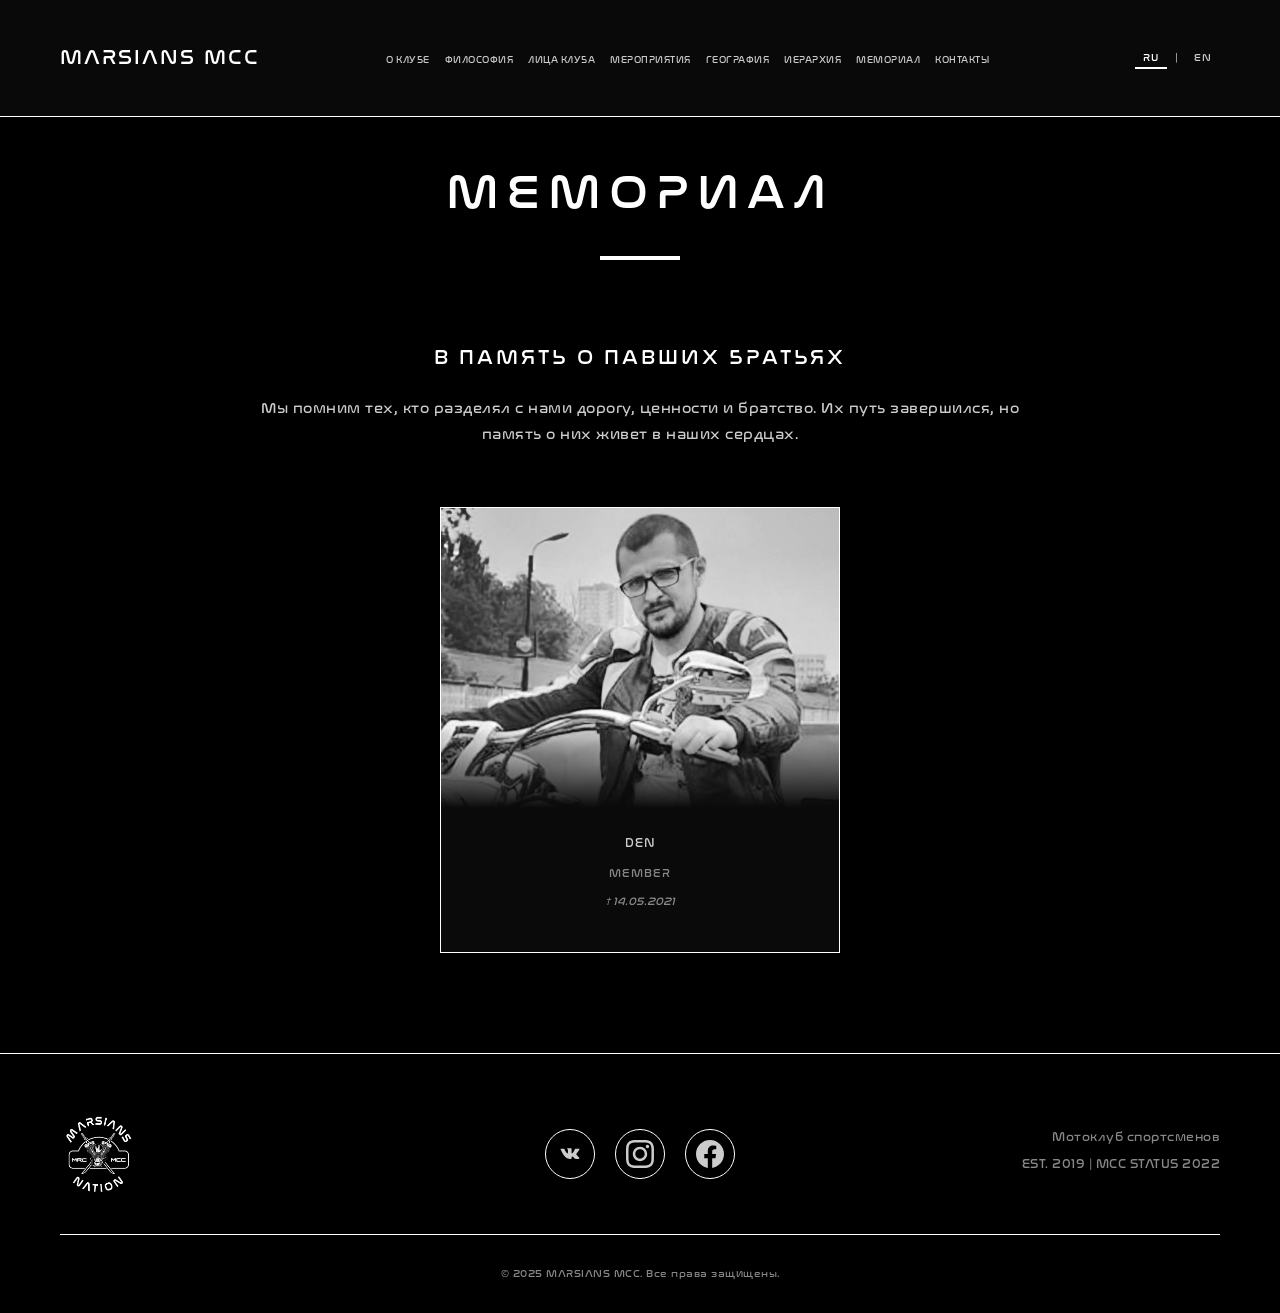
<file: memorial.html>
<!DOCTYPE html>
<html lang="ru">
<head>
    <!-- Google tag (gtag.js) -->
    <script async src="https://www.googletagmanager.com/gtag/js?id=G-VY75K21KX2"></script>
    <script>
      window.dataLayer = window.dataLayer || [];
      function gtag(){dataLayer.push(arguments);}
      gtag('js', new Date());

      gtag('config', 'G-VY75K21KX2');
    </script>

    <meta charset="UTF-8">
    <meta name="viewport" content="width=device-width, initial-scale=1.0">
    <meta name="description" content="Мемориал MARSIANS MCC - В память о павших братьях. Мы помним тех, кто разделял с нами дорогу, ценности и братство">
    <meta name="keywords" content="мемориал, память, MARSIANS MCC, мотоклуб, братство">
    <meta name="author" content="MARSIANS MCC">
    <meta name="theme-color" content="#000000">

    <!-- Canonical URL -->
    <link rel="canonical" href="https://marsians.info/memorial.html">

    <!-- Open Graph / Facebook -->
    <meta property="og:type" content="website">
    <meta property="og:url" content="https://marsians.info/memorial.html">
    <meta property="og:title" content="Мемориал - MARSIANS MCC">
    <meta property="og:description" content="В память о павших братьях. Мы помним тех, кто разделял с нами дорогу, ценности и братство">
    <meta property="og:image" content="https://marsians.info/images/marsians-logo-new.jpg">
    <meta property="og:locale" content="ru_RU">
    <meta property="og:locale:alternate" content="en_US">
    <meta property="og:site_name" content="MARSIANS MCC">

    <!-- Twitter Card -->
    <meta name="twitter:card" content="summary_large_image">
    <meta name="twitter:url" content="https://marsians.info/memorial.html">
    <meta name="twitter:title" content="Мемориал - MARSIANS MCC">
    <meta name="twitter:description" content="В память о павших братьях. Мы помним тех, кто разделял с нами дорогу, ценности и братство">
    <meta name="twitter:image" content="https://marsians.info/images/marsians-logo-new.jpg">

    <title>Мемориал - MARSIANS MCC</title>

    <!-- Favicons -->
    <link rel="icon" type="image/png" sizes="32x32" href="images/favicon-32.png">
    <link rel="icon" type="image/png" sizes="16x16" href="images/favicon-16.png">
    <link rel="apple-touch-icon" sizes="192x192" href="images/favicon-192.png">
    <link rel="manifest" href="site.webmanifest">

    <link rel="stylesheet" href="css/nasalization.css">
    <link rel="stylesheet" href="css/style.css?v=1771849461">
</head>
<body>
    <!-- Header -->
    <header class="header">
        <div class="container">
            <nav class="nav">
                <div class="logo">
                    <a href="index.html" style="display: flex; align-items: baseline; gap: 8px; text-decoration: none;">
                        <span class="logo-text">MARSIANS</span>
                        <span class="logo-mcc">MCC</span>
                    </a>
                </div>
                <ul class="nav-menu">
                    <li><a href="index.html#about" data-i18n="nav.about">О клубе</a></li>
                    <li><a href="index.html#philosophy" data-i18n="nav.philosophy">Философия</a></li>
                    <li><a href="index.html#members" data-i18n="nav.members">Лица клуба</a></li>
                    <li><a href="events.html" data-i18n="nav.events">Мероприятия</a></li>
                    <li><a href="index.html#geography" data-i18n="nav.geography">География</a></li>
                    <li><a href="index.html#membership" data-i18n="nav.membership">Членство</a></li>
                    <li><a href="memorial.html" data-i18n="nav.memorial">Мемориал</a></li>
                    <li><a href="index.html#contact" data-i18n="nav.contact">Контакты</a></li>
                </ul>
                <div class="lang-switcher">
                    <button class="lang-btn active" data-lang="ru">RU</button>
                    <span class="lang-divider">|</span>
                    <button class="lang-btn" data-lang="en">EN</button>
                </div>
                <div class="burger">
                    <span></span>
                    <span></span>
                    <span></span>
                </div>
            </nav>
        </div>
    </header>

    <!-- Memorial Section -->
    <section id="memorial" class="memorial page-section">
        <div class="container">
            <div class="section-header">
                <h2 class="section-title" data-i18n="memorial.title">Мемориал</h2>
                <div class="title-line"></div>
            </div>
            <div class="memorial-content">
                <div class="memorial-intro">
                    <h3 class="memorial-subtitle" data-i18n="memorial.subtitle">В память о павших братьях</h3>
                    <p class="memorial-description" data-i18n="memorial.description">Мы помним тех, кто разделял с нами дорогу, ценности и братство. Их путь завершился, но память о них живет в наших сердцах.</p>
                </div>
                <div id="memorial-container" class="memorial-grid">
                    <!-- Memorial cards will be loaded dynamically from data/memorial.json -->
                </div>
            </div>
        </div>
    </section>

    <!-- Footer -->
    <footer class="footer">
        <div class="container">
            <div class="footer-content">
                <div class="footer-logo">
                    <img src="images/marsians-logo-new.jpg" alt="MARSIANS MCC - MARSIANS NATION">
                </div>
                <div class="footer-info">
                    <p data-i18n="footer.subtitle">Мотоклуб спортсменов</p>
                    <p>EST. 2019 | MCC STATUS 2022</p>
                </div>
                <div class="footer-socials">
                    <a href="http://vk.com/marsians_mcc" class="social-link" aria-label="VKontakte">
                        <svg viewBox="0 0 24 24" fill="currentColor" xmlns="http://www.w3.org/2000/svg">
                            <path d="M12.785 16.241s.288-.032.436-.193c.136-.148.131-.425.131-.425s-.019-1.297.582-1.488c.593-.188 1.354 1.254 2.161 1.808.612.42 1.078.328 1.078.328l2.167-.03s1.133-.07.596-.962c-.044-.073-.314-.661-1.613-1.87-1.36-1.266-1.178-1.061.46-3.254.999-1.338 1.398-2.154 1.274-2.503-.118-.333-.849-.245-.849-.245l-2.439.015s-.181-.025-.315.056c-.131.079-.216.263-.216.263s-.387 1.03-.903 1.906c-1.087 1.848-1.523 1.947-1.7 1.832-.412-.267-.309-1.073-.309-1.645 0-1.788.271-2.533-.528-2.726-.266-.064-.461-.106-1.14-.113-.87-.009-1.605.003-2.021.207-.277.136-.491.439-.361.456.161.022.525.098.718.361.249.339.24 1.102.24 1.102s.143 2.105-.334 2.366c-.328.179-.777-.187-1.742-1.862-.494-.854-.867-1.798-.867-1.798s-.072-.176-.2-.271c-.155-.114-.372-.15-.372-.15l-2.318.015s-.348.01-.476.161c-.114.134-.009.411-.009.411s1.816 4.25 3.873 6.395c1.885 1.968 4.025 1.839 4.025 1.839h.971z"/>
                        </svg>
                    </a>
                    <a href="https://instagram.com/marsians.mcc" class="social-link" aria-label="Instagram">
                        <svg viewBox="0 0 24 24" fill="currentColor" xmlns="http://www.w3.org/2000/svg">
                            <path d="M12 2.163c3.204 0 3.584.012 4.85.07 3.252.148 4.771 1.691 4.919 4.919.058 1.265.069 1.645.069 4.849 0 3.205-.012 3.584-.069 4.849-.149 3.225-1.664 4.771-4.919 4.919-1.266.058-1.644.07-4.85.07-3.204 0-3.584-.012-4.849-.07-3.26-.149-4.771-1.699-4.919-4.92-.058-1.265-.07-1.644-.07-4.849 0-3.204.013-3.583.07-4.849.149-3.227 1.664-4.771 4.919-4.919 1.266-.057 1.645-.069 4.849-.069zm0-2.163c-3.259 0-3.667.014-4.947.072-4.358.2-6.78 2.618-6.98 6.98-.059 1.281-.073 1.689-.073 4.948 0 3.259.014 3.668.072 4.948.2 4.358 2.618 6.78 6.98 6.98 1.281.058 1.689.072 4.948.072 3.259 0 3.668-.014 4.948-.072 4.354-.2 6.782-2.618 6.979-6.98.059-1.28.073-1.689.073-4.948 0-3.259-.014-3.667-.072-4.947-.196-4.354-2.617-6.78-6.979-6.98-1.281-.059-1.69-.073-4.949-.073zm0 5.838c-3.403 0-6.162 2.759-6.162 6.162s2.759 6.163 6.162 6.163 6.162-2.759 6.162-6.163c0-3.403-2.759-6.162-6.162-6.162zm0 10.162c-2.209 0-4-1.79-4-4 0-2.209 1.791-4 4-4s4 1.791 4 4c0 2.21-1.791 4-4 4zm6.406-11.845c-.796 0-1.441.645-1.441 1.44s.645 1.44 1.441 1.44c.795 0 1.439-.645 1.439-1.44s-.644-1.44-1.439-1.44z"/>
                        </svg>
                    </a>
                    <a href="https://www.facebook.com/61574670457330/" class="social-link" aria-label="Facebook">
                        <svg viewBox="0 0 24 24" fill="currentColor" xmlns="http://www.w3.org/2000/svg">
                            <path d="M24 12.073c0-6.627-5.373-12-12-12s-12 5.373-12 12c0 5.99 4.388 10.954 10.125 11.854v-8.385H7.078v-3.47h3.047V9.43c0-3.007 1.792-4.669 4.533-4.669 1.312 0 2.686.235 2.686.235v2.953H15.83c-1.491 0-1.956.925-1.956 1.874v2.25h3.328l-.532 3.47h-2.796v8.385C19.612 23.027 24 18.062 24 12.073z"/>
                        </svg>
                    </a>
                </div>
            </div>
            <div class="footer-bottom">
                <p>&copy; 2025 MARSIANS MCC. <span data-i18n="footer.copyright">Все права защищены.</span></p>
            </div>
        </div>
    </footer>

    <script src="js/i18n.js"></script>
    <script src="js/script.js"></script>
    <script src="js/memorial.js"></script>
    <script>
        // Initialize i18n when page loads
        document.addEventListener('DOMContentLoaded', () => {
            window.i18n.init();
            loadMemorial();
        });
    </script>
</body>
</html>
</file>
<file: css/nasalization.css>
/* NASALIZATION Font Face Declaration */

@font-face {
    font-family: 'Nasalization';
    src: url('../fonts/Nasalization Rg.otf') format('opentype');
    font-weight: 400;
    font-style: normal;
    font-display: block;
}

@font-face {
    font-family: 'Nasalization';
    src: url('../fonts/Nasalization Rg.otf') format('opentype');
    font-weight: 900;
    font-style: normal;
    font-display: block;
}
</file>
<file: css/style.css>
/* ========================
   GLOBAL STYLES & RESET
   ======================== */

* {
    margin: 0;
    padding: 0;
    box-sizing: border-box;
}

:root {
    --primary-bg: #000000;
    --secondary-bg: #0a0a0a;
    --accent-color: #ffffff;
    --accent-hover: #cccccc;
    --text-primary: #ffffff;
    --text-secondary: #cccccc;
    --text-muted: #888888;
    --border-color: #ffffff;
    --gradient-overlay: linear-gradient(135deg, rgba(255, 255, 255, 0.05) 0%, rgba(0, 0, 0, 0.9) 100%);
    --shadow-strong: 0 10px 40px rgba(255, 255, 255, 0.1);
    --shadow-medium: 0 5px 20px rgba(255, 255, 255, 0.05);
}

html {
    scroll-behavior: smooth;
}

body {
    font-family: 'Nasalization', 'Arial', sans-serif;
    background-color: var(--primary-bg);
    color: var(--text-primary);
    line-height: 1.8;
    overflow-x: hidden;
}

h1, h2, h3, h4, h5, h6 {
    font-family: 'Nasalization', 'Arial', sans-serif;
    font-weight: 400;
    text-transform: uppercase;
    letter-spacing: 3px;
}

a {
    text-decoration: none;
    color: inherit;
    transition: all 0.3s ease;
}

ul {
    list-style: none;
}

.container {
    max-width: 1200px;
    margin: 0 auto;
    padding: 0 20px;
}

/* ========================
   HEADER & NAVIGATION
   ======================== */

.header {
    position: fixed;
    top: 0;
    left: 0;
    width: 100%;
    background: rgba(10, 10, 10, 0.95);
    backdrop-filter: blur(10px);
    border-bottom: 1px solid var(--border-color);
    z-index: 1000;
    transition: all 0.3s ease;
}

.nav {
    display: flex;
    justify-content: space-between;
    align-items: center;
    padding: 20px 0;
}

.logo {
    display: flex;
    align-items: baseline;
    gap: 8px;
}

.logo-text {
    font-family: 'Nasalization', 'Arial', sans-serif;
    font-size: 24px;
    font-weight: 400;
    letter-spacing: 3px;
    color: var(--text-primary);
}

.logo-mcc {
    font-family: 'Nasalization', 'Arial', sans-serif;
    font-size: 24px;
    font-weight: 400;
    letter-spacing: 3px;
    color: var(--text-primary);
}

.nav-menu {
    display: flex;
    gap: 20px;
    align-items: center;
}

.nav-menu li a {
    font-family: 'Nasalization', 'Arial', sans-serif;
    font-size: 10px;
    font-weight: 400;
    letter-spacing: 1px;
    text-transform: uppercase;
    color: var(--text-secondary);
    position: relative;
    padding: 5px 0;
    white-space: nowrap;
}

.nav-menu li a::after {
    content: '';
    position: absolute;
    bottom: 0;
    left: 0;
    width: 0;
    height: 2px;
    background: var(--text-primary);
    transition: width 0.3s ease;
}

.nav-menu li a:hover {
    color: var(--text-primary);
}

.nav-menu li a:hover::after {
    width: 100%;
}

/* Language Switcher */
.lang-switcher {
    display: flex;
    align-items: center;
    gap: 8px;
    margin-left: 20px;
}

.lang-btn {
    font-family: 'Nasalization', 'Arial', sans-serif;
    font-size: 10px;
    font-weight: 400;
    letter-spacing: 1px;
    text-transform: uppercase;
    background: transparent;
    border: none;
    color: var(--text-secondary);
    cursor: pointer;
    padding: 5px 8px;
    transition: all 0.3s ease;
    position: relative;
}

.lang-btn:hover {
    color: var(--text-primary);
}

.lang-btn.active {
    color: var(--text-primary);
}

.lang-btn.active::after {
    content: '';
    position: absolute;
    bottom: 0;
    left: 0;
    width: 100%;
    height: 2px;
    background: var(--text-primary);
}

.lang-divider {
    color: var(--text-secondary);
    font-size: 10px;
}

.burger {
    display: none;
    flex-direction: column;
    gap: 5px;
    cursor: pointer;
}

.burger span {
    width: 25px;
    height: 3px;
    background: var(--text-primary);
    transition: all 0.3s ease;
}

/* ========================
   HERO SECTION
   ======================== */

.hero {
    position: relative;
    height: 100vh;
    display: flex;
    align-items: center;
    justify-content: center;
    background:
        linear-gradient(135deg, rgba(255, 255, 255, 0.05) 0%, rgba(0, 0, 0, 0.95) 100%),
        url('data:image/svg+xml,<svg width="100" height="100" xmlns="http://www.w3.org/2000/svg"><defs><pattern id="grid" width="100" height="100" patternUnits="userSpaceOnUse"><path d="M 100 0 L 0 0 0 100" fill="none" stroke="rgba(255,255,255,0.05)" stroke-width="1"/></pattern></defs><rect width="100%" height="100%" fill="url(%23grid)"/></svg>'),
        radial-gradient(ellipse at center, #0a0a0a 0%, #000000 100%);
    background-size: cover, 100px 100px, cover;
    overflow: hidden;
}

.hero-container {
    width: 100%;
    max-width: none !important;
    margin: 0 auto;
    padding: 0;
}

.hero-overlay {
    position: absolute;
    top: 0;
    left: 0;
    width: 100%;
    height: 100%;
    background: radial-gradient(circle at 30% 50%, rgba(255, 255, 255, 0.05) 0%, transparent 50%);
    z-index: 0;
    pointer-events: none;
}

.hero-content {
    text-align: center;
    z-index: 10;
    position: relative;
    animation: fadeInUp 1s ease;
    display: flex;
    flex-direction: column;
    align-items: center;
    justify-content: center;
    gap: 0px;
    padding: 150px 0 60px 0;
}

.hero-curved-text {
    width: 100%;
    max-width: 100% !important;
    height: auto;
    overflow: visible !important;
    z-index: 100 !important;
    position: relative !important;
}

.hero-curved-text.hero-top {
    margin-bottom: -60px !important;
}

.hero-curved-text.hero-bottom {
    margin-top: -60px !important;
}

/* Direct SVG text styling - only effects, not overriding inline attributes */
.hero-curved-text text {
    /* No glow effects */
}

.hero-curved-text text textPath {
    text-transform: uppercase;
}

/* Prevent any CSS changes on language switch */
html[lang="en"] .hero-curved-text text,
html[lang="ru"] .hero-curved-text text,
html[lang="de"] .hero-curved-text text,
html[lang="en"] .hero-curved-text text textPath,
html[lang="ru"] .hero-curved-text text textPath,
html[lang="de"] .hero-curved-text text textPath {
    /* Preserve inline attributes, no effects */
}

/* Force visibility and size */
.hero-curved-text {
    visibility: visible !important;
    display: block !important;
}

.hero-center {
    display: flex;
    flex-direction: column;
    align-items: center;
    gap: 25px;
    margin: 0;
}

.hero-subtitle {
    font-family: 'Nasalization', 'Arial', sans-serif;
    font-size: 18px;
    font-weight: 400;
    letter-spacing: 4px;
    color: var(--text-secondary);
    text-transform: uppercase;
    margin: 0;
}

.hero-date {
    font-family: 'Nasalization', 'Arial', sans-serif;
    font-size: 11px;
    font-weight: 400;
    letter-spacing: 2px;
    color: var(--text-primary);
    padding: 12px 24px;
    border: 1px solid var(--text-primary);
    display: inline-block;
}

.scroll-indicator {
    position: absolute;
    bottom: 40px;
    left: 50%;
    transform: translateX(-50%);
    z-index: 1;
}

.scroll-indicator span {
    display: block;
    width: 2px;
    height: 60px;
    background: linear-gradient(to bottom, var(--text-primary), transparent);
    animation: scrollDown 2s ease-in-out infinite;
}

@keyframes fadeInUp {
    from {
        opacity: 0;
        transform: translateY(30px);
    }
    to {
        opacity: 1;
        transform: translateY(0);
    }
}

@keyframes textGlow {
    from {
        filter: drop-shadow(0 0 15px rgba(255, 255, 255, 0.3));
    }
    to {
        filter: drop-shadow(0 0 30px rgba(255, 255, 255, 0.6));
    }
}

@keyframes scrollDown {
    0%, 100% {
        transform: translateY(0);
        opacity: 0;
    }
    50% {
        opacity: 1;
    }
}

/* ========================
   SECTION COMMON STYLES
   ======================== */

section {
    padding: 120px 0;
    position: relative;
}

.section-header {
    text-align: center;
    margin-bottom: 80px;
}

.section-title {
    font-size: 48px;
    font-weight: 400;
    letter-spacing: 8px;
    margin-bottom: 20px;
    color: var(--text-primary);
}

.title-line {
    width: 80px;
    height: 4px;
    background: var(--text-primary);
    margin: 0 auto;
}

/* ========================
   PHILOSOPHY SECTION
   ======================== */

.philosophy {
    background: var(--primary-bg);
    position: relative;
}

.philosophy::before {
    content: '';
    position: absolute;
    top: 0;
    left: 0;
    right: 0;
    height: 1px;
    background: linear-gradient(to right, transparent, var(--border-color), transparent);
}

.philosophy-grid {
    display: grid;
    grid-template-columns: repeat(6, 1fr);
    gap: 30px;
}

.philosophy-card {
    grid-column: span 2;
    background: var(--secondary-bg);
    padding: 40px 30px;
    border: 1px solid var(--border-color);
    text-align: left;
    transition: all 0.3s ease;
    position: relative;
    min-height: 240px;
    display: flex;
    flex-direction: column;
}

.philosophy-card:nth-child(4) {
    grid-column: 2 / 4;
}

.philosophy-card:nth-child(5) {
    grid-column: 4 / 6;
}

.philosophy-card::before {
    content: '';
    position: absolute;
    top: 0;
    left: 0;
    width: 3px;
    height: 0;
    background: var(--text-primary);
    transition: height 0.3s ease;
}

.philosophy-card:hover::before {
    height: 100%;
}

.philosophy-card:hover {
    border-color: var(--text-primary);
    transform: translateX(5px);
    box-shadow: var(--shadow-medium);
}

.philosophy-number {
    font-family: 'Nasalization', 'Arial', sans-serif;
    font-size: 48px;
    font-weight: 700;
    color: var(--text-primary);
    opacity: 0.15;
    position: absolute;
    top: 20px;
    right: 20px;
    line-height: 1;
}

.philosophy-card h3 {
    font-size: 13px;
    margin-bottom: 15px;
    color: var(--text-primary);
    letter-spacing: 1.2px;
    position: relative;
    z-index: 1;
    line-height: 1.4;
    padding-right: 60px;
}

.philosophy-card p {
    font-family: 'Nasalization', 'Arial', sans-serif;
    font-size: 11px;
    line-height: 1.8;
    color: var(--text-secondary);
    letter-spacing: 0.5px;
    margin-bottom: 8px;
}

.philosophy-card p:last-child {
    margin-bottom: 0;
}

/* ========================
   ABOUT SECTION
   ======================== */

.about {
    background: var(--secondary-bg);
}

.about-content {
    display: grid;
    grid-template-columns: 2fr 1fr;
    gap: 60px;
    align-items: center;
}

.about-text p {
    font-family: 'Nasalization', 'Arial', sans-serif;
    font-size: 15px;
    line-height: 2;
    color: var(--text-secondary);
    margin-bottom: 20px;
    letter-spacing: 1px;
}

.about-stats {
    display: flex;
    flex-direction: column;
    gap: 40px;
}

.stat-item {
    text-align: center;
    padding: 30px;
    background: var(--primary-bg);
    border: 1px solid var(--border-color);
    transition: all 0.3s ease;
}

.stat-item:hover {
    border-color: var(--text-primary);
    transform: translateY(-5px);
    box-shadow: var(--shadow-medium);
}

.stat-number {
    font-size: 48px;
    font-weight: 700;
    color: var(--text-primary);
    margin-bottom: 10px;
}

.stat-label {
    font-family: 'Nasalization', 'Arial', sans-serif;
    font-size: 11px;
    text-transform: uppercase;
    letter-spacing: 2px;
    color: var(--text-muted);
}

/* ========================
   OBJECTIVES SECTION
   ======================== */

.objectives {
    background: var(--primary-bg);
}

.objectives-grid {
    display: grid;
    grid-template-columns: repeat(3, 1fr);
    gap: 30px;
}

.objective-card {
    background: var(--secondary-bg);
    padding: 40px 30px;
    border: 1px solid var(--border-color);
    text-align: center;
    transition: all 0.3s ease;
    position: relative;
    overflow: hidden;
}

.objective-card::before {
    content: '';
    position: absolute;
    top: 0;
    left: 0;
    width: 100%;
    height: 0;
    background: linear-gradient(to bottom, var(--text-primary), transparent);
    opacity: 0.1;
    transition: height 0.3s ease;
}

.objective-card:hover::before {
    height: 100%;
}

.objective-card:hover {
    border-color: var(--text-primary);
    transform: translateY(-10px);
    box-shadow: var(--shadow-strong);
}

.objective-icon {
    width: 60px;
    height: 60px;
    margin: 0 auto 25px;
    color: var(--text-primary);
}

.objective-icon svg {
    width: 100%;
    height: 100%;
}

.objective-card h3 {
    font-size: 20px;
    margin-bottom: 15px;
    color: var(--text-primary);
}

.objective-card p {
    font-family: 'Nasalization', 'Arial', sans-serif;
    font-size: 12px;
    line-height: 1.8;
    color: var(--text-secondary);
    letter-spacing: 0.5px;
}

/* ========================
   MEMBERSHIP SECTION
   ======================== */

.membership {
    background: var(--secondary-bg);
}

.membership-content {
    max-width: 900px;
    margin: 0 auto;
}

.membership-info {
    text-align: center;
    margin-bottom: 60px;
}

.membership-info h3 {
    font-size: 28px;
    margin-bottom: 20px;
    color: var(--text-primary);
}

.membership-info p {
    font-family: 'Nasalization', 'Arial', sans-serif;
    font-size: 13px;
    line-height: 2;
    color: var(--text-secondary);
    margin-bottom: 15px;
    letter-spacing: 0.5px;
}

.membership-path {
    margin-top: 50px;
    padding: 40px;
    background: var(--secondary-bg);
    border: 1px solid var(--border-color);
}

.path-line {
    display: flex;
    align-items: center;
    justify-content: center;
    gap: 20px;
    flex-wrap: wrap;
}

.path-step {
    font-family: 'Nasalization', 'Arial', sans-serif;
    font-size: 14px;
    letter-spacing: 2px;
    padding: 12px 24px;
    border: 1px solid var(--border-color);
    background: var(--primary-bg);
    color: var(--text-primary);
    transition: all 0.3s ease;
}

.path-step:hover {
    border-color: var(--text-primary);
    box-shadow: 0 0 10px rgba(255, 255, 255, 0.1);
}

.path-step.highlight {
    border-color: var(--text-primary);
    background: linear-gradient(135deg, rgba(255, 255, 255, 0.05) 0%, var(--primary-bg) 100%);
}

.path-step.elite {
    border-color: var(--text-primary);
    box-shadow: 0 0 15px rgba(255, 255, 255, 0.15);
}

.path-arrow {
    font-family: 'Nasalization', 'Arial', sans-serif;
    font-size: 20px;
    color: var(--text-secondary);
}

/* ========================
   GEOGRAPHY SECTION
   ======================== */

.geography {
    background: var(--primary-bg);
}

.geography-content {
    max-width: 1000px;
    margin: 0 auto;
}

.geography-intro {
    font-family: 'Nasalization', 'Arial', sans-serif;
    font-size: 14px;
    color: var(--text-secondary);
    text-align: center;
    margin-bottom: 30px;
    line-height: 1.8;
}

.geography-countries {
    display: flex;
    flex-wrap: wrap;
    justify-content: center;
    gap: 20px;
    margin-bottom: 50px;
}

.country-item {
    font-family: 'Nasalization', 'Arial', sans-serif;
    font-size: 12px;
    color: var(--text-primary);
    background: var(--secondary-bg);
    padding: 10px 20px;
    border: 1px solid var(--border-color);
    text-transform: uppercase;
    letter-spacing: 1px;
    transition: all 0.3s ease;
}

.country-item:hover {
    background: var(--text-primary);
    color: var(--primary-bg);
    transform: translateY(-2px);
}

.geography-outro {
    font-family: 'Nasalization', 'Arial', sans-serif;
    font-size: 14px;
    color: var(--text-secondary);
    text-align: center;
    margin-top: 50px;
    line-height: 1.8;
}

.google-map {
    width: 100%;
    height: 600px;
    border: 1px solid var(--border-color);
    margin-bottom: 50px;
    background: var(--secondary-bg);
}

/* Google Maps info window styling */
/* Leaflet popup styling */
.leaflet-popup-content-wrapper {
    background-color: #000000 !important;
    border: 1px solid #ffffff !important;
    border-radius: 0 !important;
    box-shadow: 0 0 20px rgba(255, 255, 255, 0.3) !important;
}

.leaflet-popup-tip {
    background-color: #000000 !important;
    border: 1px solid #ffffff !important;
}

.leaflet-popup-close-button {
    color: #ffffff !important;
}

.leaflet-popup-close-button:hover {
    color: #cccccc !important;
}

/* Custom marker no extra styles needed */
.custom-marker {
    background: transparent !important;
    border: none !important;
}

.geography-stats {
    display: grid;
    grid-template-columns: repeat(4, 1fr);
    gap: 20px;
}

.stat-block {
    background: var(--secondary-bg);
    padding: 30px;
    border: 1px solid var(--border-color);
    text-align: center;
    transition: all 0.3s ease;
}

.stat-block:hover {
    border-color: var(--text-primary);
    transform: translateY(-5px);
}

.stat-value {
    font-family: 'Nasalization', 'Arial', sans-serif;
    font-size: 48px;
    color: var(--text-primary);
    margin-bottom: 10px;
    letter-spacing: 2px;
}

.stat-desc {
    font-family: 'Nasalization', 'Arial', sans-serif;
    font-size: 12px;
    color: var(--text-secondary);
    text-transform: uppercase;
    letter-spacing: 2px;
}

/* ========================
   CONTACT SECTION
   ======================== */

.contact {
    background: var(--secondary-bg);
}

.contact-content {
    max-width: 700px;
    margin: 0 auto;
}

.contact-item {
    display: flex;
    align-items: center;
    gap: 30px;
    padding: 40px;
    background: var(--primary-bg);
    border: 1px solid var(--border-color);
    margin-bottom: 30px;
    transition: all 0.3s ease;
}

.contact-item:hover {
    border-color: var(--text-primary);
    box-shadow: var(--shadow-medium);
}

.contact-icon {
    width: 50px;
    height: 50px;
    color: var(--text-primary);
}

.contact-icon svg {
    width: 100%;
    height: 100%;
}

.contact-details h4 {
    font-size: 18px;
    margin-bottom: 8px;
    color: var(--text-primary);
}

.contact-details a,
.contact-details p {
    font-family: 'Nasalization', 'Arial', sans-serif;
    font-size: 13px;
    color: var(--text-secondary);
    letter-spacing: 0.5px;
}

.contact-details a:hover {
    color: var(--text-primary);
}

.whatsapp-contacts {
    margin-top: 15px;
}

.whatsapp-contacts p {
    font-family: 'Nasalization', 'Arial', sans-serif;
    font-size: 12px;
    color: var(--text-secondary);
    margin-bottom: 8px;
    letter-spacing: 0.5px;
    display: flex;
    align-items: center;
    gap: 10px;
}

.whatsapp-contacts a {
    color: var(--text-primary);
    text-decoration: none;
    transition: color 0.3s ease;
    display: inline-block;
    min-width: 140px;
}

.whatsapp-contacts a:hover {
    color: var(--accent-hover);
}

.social-link {
    width: 50px;
    height: 50px;
    display: flex;
    align-items: center;
    justify-content: center;
    background: transparent;
    border: 1px solid var(--border-color);
    border-radius: 50%;
    color: var(--text-secondary);
    transition: all 0.3s ease;
}

.social-link:hover {
    color: var(--text-primary);
    border-color: var(--accent-color);
    transform: translateY(-5px);
}

.social-link svg {
    width: 28px;
    height: 28px;
}

/* ========================
   FOOTER
   ======================== */

.footer {
    background: var(--primary-bg);
    border-top: 1px solid var(--border-color);
    padding: 60px 0 30px;
}

.footer-content {
    display: flex;
    flex-direction: row;
    justify-content: space-between;
    align-items: center;
    margin-bottom: 40px;
    position: relative;
}

.footer-logo {
    display: flex;
    align-items: center;
}

.footer-logo img {
    height: 80px;
    width: auto;
}

.footer-info {
    text-align: right;
}

.footer-socials {
    display: flex;
    gap: 20px;
    align-items: center;
    position: absolute;
    left: 50%;
    transform: translateX(-50%);
}

.footer-info p {
    font-family: 'Nasalization', 'Arial', sans-serif;
    font-size: 12px;
    color: var(--text-muted);
    margin-bottom: 5px;
    letter-spacing: 0.5px;
}

.footer-bottom {
    text-align: center;
    padding-top: 30px;
    border-top: 1px solid var(--border-color);
}

.footer-bottom p {
    font-family: 'Nasalization', 'Arial', sans-serif;
    font-size: 10px;
    color: var(--text-muted);
    letter-spacing: 0.5px;
}

/* =====================================================
   MEMORIAL SECTION
   ===================================================== */

.memorial {
    background: var(--primary-bg);
}

.memorial-intro {
    text-align: center;
    max-width: 800px;
    margin: 0 auto 60px;
}

.memorial-subtitle {
    font-family: 'Nasalization', 'Arial', sans-serif;
    font-size: 20px;
    letter-spacing: 3px;
    color: var(--text-primary);
    margin-bottom: 20px;
    text-transform: uppercase;
}

.memorial-description {
    font-family: 'Nasalization', 'Arial', sans-serif;
    font-size: 14px;
    line-height: 1.8;
    color: var(--text-secondary);
    letter-spacing: 0.5px;
}

.memorial-grid {
    display: grid;
    grid-template-columns: repeat(auto-fit, minmax(350px, 1fr));
    gap: 30px;
    margin-top: 50px;
    justify-items: center;
}

.memorial-card {
    background: var(--secondary-bg);
    border: 1px solid var(--border-color);
    overflow: hidden;
    transition: all 0.3s ease;
    position: relative;
    width: 100%;
    max-width: 400px;
}

.memorial-card:hover {
    transform: translateY(-5px);
    box-shadow: 0 10px 30px rgba(255, 255, 255, 0.1);
    border-color: var(--accent-color);
}

.memorial-image {
    width: 100%;
    height: 300px;
    background-size: cover;
    background-position: center top;
    background-color: var(--secondary-bg);
    position: relative;
    filter: grayscale(100%);
}

.memorial-image::after {
    content: '';
    position: absolute;
    bottom: 0;
    left: 0;
    right: 0;
    height: 80px;
    background: linear-gradient(to top, var(--secondary-bg), transparent);
}

.memorial-info {
    padding: 25px;
    text-align: center;
}

.memorial-name {
    font-size: 16px;
    letter-spacing: 2px;
    color: var(--text-primary);
    margin-bottom: 8px;
}

.memorial-nickname {
    font-size: 12px;
    letter-spacing: 1px;
    color: var(--text-secondary);
    margin-bottom: 10px;
    text-transform: uppercase;
}

.memorial-status {
    font-size: 11px;
    letter-spacing: 1px;
    color: var(--text-muted);
    margin-bottom: 8px;
    text-transform: uppercase;
}

.memorial-dates {
    font-size: 11px;
    color: var(--text-muted);
    margin-bottom: 15px;
    font-style: italic;
}

.memorial-text {
    font-family: 'Nasalization', 'Arial', sans-serif;
    font-size: 11px;
    line-height: 1.6;
    color: var(--text-secondary);
    letter-spacing: 0.5px;
}

.memorial-empty {
    text-align: center;
    padding: 60px 20px;
    color: var(--text-secondary);
    font-size: 14px;
}

/* ========================
   RESPONSIVE DESIGN
   ======================== */

@media (max-width: 1400px) {
    .nav-menu {
        gap: 15px;
    }

    .nav-menu li a {
        font-size: 9px;
        letter-spacing: 0.5px;
    }

    .logo-text,
    .logo-mcc {
        font-size: 20px;
        letter-spacing: 2px;
    }
}

@media (max-width: 968px) {
    .hero-curved-text {
        max-width: 100% !important;
    }

    .hero-curved-text.hero-top {
        margin-bottom: 0 !important;
    }

    .hero-curved-text.hero-bottom {
        margin-top: 0 !important;
    }

    .hero-content {
        gap: 0px;
        padding: 40px 0;
    }

    .hero-subtitle {
        font-size: 16px;
        letter-spacing: 3px;
    }

    .hero-date {
        font-size: 10px;
        padding: 10px 20px;
    }

    .hero-content {
        gap: 0px;
    }

    .hero-center {
        gap: 20px;
        margin: 0;
    }

    .section-title {
        font-size: 40px;
    }

    .about-content {
        grid-template-columns: 1fr;
    }

    .philosophy-grid {
        grid-template-columns: repeat(2, 1fr);
    }

    .memorial-grid {
        grid-template-columns: repeat(2, 1fr);
    }

    .objectives-grid {
        grid-template-columns: repeat(2, 1fr);
    }

    .path-line {
        gap: 10px;
    }

    .path-step {
        font-size: 12px;
        padding: 10px 16px;
    }

    .path-arrow {
        font-size: 16px;
    }

    .geography-stats {
        grid-template-columns: repeat(2, 1fr);
    }

    .events-grid {
        grid-template-columns: repeat(2, 1fr);
        gap: 20px;
    }

    .nav-menu {
        position: fixed;
        top: 70px;
        right: -100%;
        width: 100%;
        height: calc(100vh - 70px);
        background: rgba(10, 10, 10, 0.98);
        flex-direction: column;
        justify-content: center;
        align-items: center;
        gap: 30px;
        transition: right 0.3s ease;
    }

    .nav-menu li a {
        font-size: 16px;
        letter-spacing: 2px;
    }

    .nav-menu.active {
        right: 0;
    }

    .burger {
        display: flex;
    }

    .footer-content {
        flex-direction: column;
        gap: 30px;
    }

    .footer-info {
        text-align: center;
    }

    .footer-socials {
        position: static;
        transform: none;
        justify-content: center;
    }
}

@media (max-width: 640px) {
    .hero-curved-text {
        max-width: 100% !important;
    }

    .hero-curved-text.hero-top {
        margin-bottom: 0 !important;
    }

    .hero-curved-text.hero-bottom {
        margin-top: 0 !important;
    }

    .hero-content {
        gap: 0px;
        padding: 30px 0;
    }

    .hero-subtitle {
        font-size: 13px;
        letter-spacing: 2px;
    }

    .hero-date {
        font-size: 9px;
        padding: 8px 16px;
    }

    .hero-content {
        gap: 0px;
    }

    .hero-center {
        gap: 15px;
        margin: 0;
    }

    .section-title {
        font-size: 32px;
    }

    /* Контакты - выравнивание номеров по левому краю */
    .whatsapp-contacts p {
        flex-direction: column;
        align-items: flex-start;
        gap: 5px;
    }

    .whatsapp-contacts a {
        min-width: auto;
    }

    /* Увеличить MARSIANS и NATION на мобильных */
    .hero-curved-text text {
        font-size: 180px !important;
        letter-spacing: 22px !important;
    }

    /* Увеличить расстояние между MARSIANS и NATION */
    .hero-curved-text.hero-top {
        margin-bottom: 10px !important;
    }

    .hero-curved-text.hero-bottom {
        margin-top: 10px !important;
    }

    section {
        padding: 80px 0;
    }

    .philosophy-grid {
        grid-template-columns: 1fr;
    }

    .philosophy-card {
        grid-column: span 1 !important;
    }

    .memorial-grid {
        grid-template-columns: 1fr;
    }

    .objectives-grid {
        grid-template-columns: 1fr;
    }

    .events-grid {
        grid-template-columns: 1fr;
        gap: 20px;
    }

    .path-step {
        font-size: 10px;
        padding: 8px 12px;
    }

    .world-map {
        padding: 20px;
    }

    .stat-value {
        font-size: 36px;
    }

    .contact-item {
        flex-direction: column;
        text-align: center;
        padding: 30px 20px;
    }

    .logo-text,
    .logo-mcc {
        font-size: 20px;
        letter-spacing: 2px;
    }

    .footer-logo img {
        height: 60px;
    }
}

/* =====================================================
   MEMBERS SECTION
   ===================================================== */

.members {
    padding: 100px 0;
    background: var(--primary-bg);
}

.members-content {
    margin-top: 50px;
}

/* FIRST5 Section */
.first5-section {
    margin-bottom: 80px;
}

.first5-title {
    font-family: 'Nasalization', 'Arial', sans-serif;
    font-size: 24px;
    letter-spacing: 4px;
    color: var(--text-primary);
    text-align: center;
    margin-bottom: 40px;
    text-transform: uppercase;
}

.first5-grid {
    display: grid;
    grid-template-columns: repeat(5, 1fr);
    gap: 20px;
}

.first5-card {
    border: 2px solid var(--accent-color);
    box-shadow: 0 0 20px rgba(255, 255, 255, 0.2);
}

.first5-card::before {
    content: '';
    position: absolute;
    top: 0;
    left: 0;
    right: 0;
    height: 4px;
    background: var(--accent-color);
}

.member-badge {
    display: inline-block;
    font-size: 10px;
    font-weight: 700;
    letter-spacing: 2px;
    color: var(--primary-bg);
    background: var(--accent-color);
    padding: 4px 12px;
    margin-bottom: 10px;
    text-shadow: none;
}

/* Members Carousel Section */
.members-carousel-section {
    margin-top: 60px;
}

.members-subtitle {
    font-family: 'Nasalization', 'Arial', sans-serif;
    font-size: 18px;
    letter-spacing: 3px;
    color: var(--text-primary);
    text-align: center;
    margin-bottom: 30px;
    text-transform: uppercase;
}

.members-carousel-wrapper {
    position: relative;
    display: flex;
    align-items: center;
    gap: 20px;
}

.members-carousel {
    flex: 1;
    overflow: hidden;
}

.members-carousel-track {
    display: flex;
    gap: 20px;
    transition: transform 0.5s ease;
}

.member-card {
    flex: 0 0 calc((100% - 80px) / 5);
    background: var(--secondary-bg);
    border: 1px solid var(--border-color);
    overflow: hidden;
    transition: all 0.3s ease;
    position: relative;
}

.member-card:hover {
    transform: translateY(-5px);
    box-shadow: 0 10px 30px rgba(255, 255, 255, 0.1);
    border-color: var(--accent-color);
}

.member-image {
    width: 100%;
    height: 200px;
    background-size: cover;
    background-position: center top;
    background-color: var(--secondary-bg);
    position: relative;
    filter: grayscale(100%);
}

.member-image::after {
    content: '';
    position: absolute;
    bottom: 0;
    left: 0;
    right: 0;
    height: 60px;
    background: linear-gradient(to top, var(--secondary-bg), transparent);
}

.member-info {
    padding: 15px;
    text-align: center;
}

.member-nickname {
    font-size: 14px;
    letter-spacing: 2px;
    color: var(--text-primary);
    margin-bottom: 8px;
    text-transform: uppercase;
    font-weight: 500;
}

.member-name {
    font-size: 11px;
    letter-spacing: 1px;
    color: var(--text-secondary);
    margin-bottom: 5px;
}

.member-location {
    font-size: 10px;
    letter-spacing: 1px;
    color: var(--text-muted);
}

/* =====================================================
   PAGE SECTIONS (for separate pages)
   ===================================================== */

.page-section {
    min-height: 100vh;
    padding: 150px 0 100px;
}

/* =====================================================
   EVENTS SECTION
   ===================================================== */

.events {
    padding: 100px 0;
    background: var(--secondary-bg);
}

.events-grid {
    display: grid;
    grid-template-columns: repeat(3, 1fr);
    gap: 30px;
    margin-top: 50px;
}

.events-carousel-wrapper {
    position: relative;
    margin-top: 50px;
    display: flex;
    align-items: center;
    gap: 20px;
}

.events-carousel {
    overflow: hidden;
    flex: 1;
    cursor: grab;
}

.events-carousel:active {
    cursor: grabbing;
}

.events-track {
    display: flex;
    gap: 30px;
    transition: transform 0.5s ease;
}

.event-card {
    flex: 0 0 calc((100% - 60px) / 3);
    background: var(--primary-bg);
    border: 1px solid var(--border-color);
    overflow: hidden;
    transition: all 0.3s ease;
    display: flex;
    flex-direction: column;
}

.event-card.event-mandatory {
    border: 2px solid var(--accent-color);
    box-shadow: 0 0 15px rgba(255, 255, 255, 0.1);
}

.event-card:hover {
    transform: translateY(-5px);
    box-shadow: 0 10px 30px rgba(255, 255, 255, 0.15);
    border-color: var(--accent-color);
}

.carousel-btn {
    background: var(--secondary-bg);
    border: 1px solid var(--border-color);
    color: var(--accent-color);
    font-size: 40px;
    width: 50px;
    height: 50px;
    cursor: pointer;
    transition: all 0.3s ease;
    flex-shrink: 0;
    font-family: 'Nasalization', Arial, sans-serif;
    line-height: 1;
}

.carousel-btn:hover {
    background: var(--accent-color);
    color: var(--primary-bg);
    border-color: var(--accent-color);
}

.carousel-btn:disabled {
    opacity: 0.3;
    cursor: not-allowed;
}

.event-image {
    width: 100%;
    height: 250px;
    background-size: cover;
    background-position: center;
    background-color: var(--secondary-bg);
    position: relative;
}

.event-category {
    position: absolute;
    top: 15px;
    left: 15px;
    background: var(--accent-color);
    color: var(--primary-bg);
    padding: 6px 15px;
    font-size: 10px;
    letter-spacing: 2px;
    font-weight: 700;
}

.event-content {
    padding: 30px;
    flex-grow: 1;
    display: flex;
    flex-direction: column;
}

.event-date {
    font-size: 11px;
    letter-spacing: 2px;
    color: #888888;
    margin-bottom: 15px;
}

.event-title {
    font-size: 20px;
    letter-spacing: 2px;
    margin-bottom: 15px;
    color: var(--accent-color);
    line-height: 1.4;
}

.event-location {
    font-size: 11px;
    letter-spacing: 1px;
    color: var(--accent-color);
    margin-bottom: 10px;
    font-family: 'Nasalization', Arial, sans-serif;
}

.event-description {
    font-size: 13px;
    line-height: 1.8;
    color: #cccccc;
    font-family: 'Roboto', Arial, sans-serif;
    margin-bottom: 15px;
}

.event-link {
    display: inline-block;
    margin-top: auto;
    padding: 10px 20px;
    font-size: 11px;
    letter-spacing: 2px;
    color: var(--accent-color);
    text-decoration: none;
    border: 1px solid var(--accent-color);
    transition: all 0.3s ease;
    font-family: 'Nasalization', Arial, sans-serif;
    text-align: center;
}

.event-link:hover {
    background: var(--accent-color);
    color: #000000;
}

/* =====================================================
   RESPONSIVE - MEMBERS & EVENTS
   ===================================================== */

@media (max-width: 1200px) {
    .members-grid {
        grid-template-columns: repeat(3, 1fr);
    }
}

@media (max-width: 968px) {
    .members-grid {
        grid-template-columns: repeat(2, 1fr);
    }
}

@media (max-width: 968px) {
    .first5-grid {
        grid-template-columns: repeat(2, 1fr);
    }
}

@media (max-width: 768px) {
    .first5-grid {
        grid-template-columns: 1fr;
    }

    .member-card {
        flex: 0 0 100%;
    }

    .event-card {
        flex: 0 0 100%;
    }

    .carousel-btn {
        width: 40px;
        height: 40px;
        font-size: 30px;
    }

    .events-carousel-wrapper,
    .members-carousel-wrapper {
        gap: 10px;
    }

    .member-image {
        height: 250px;
    }

    .event-image {
        height: 200px;
    }
}
</file>
